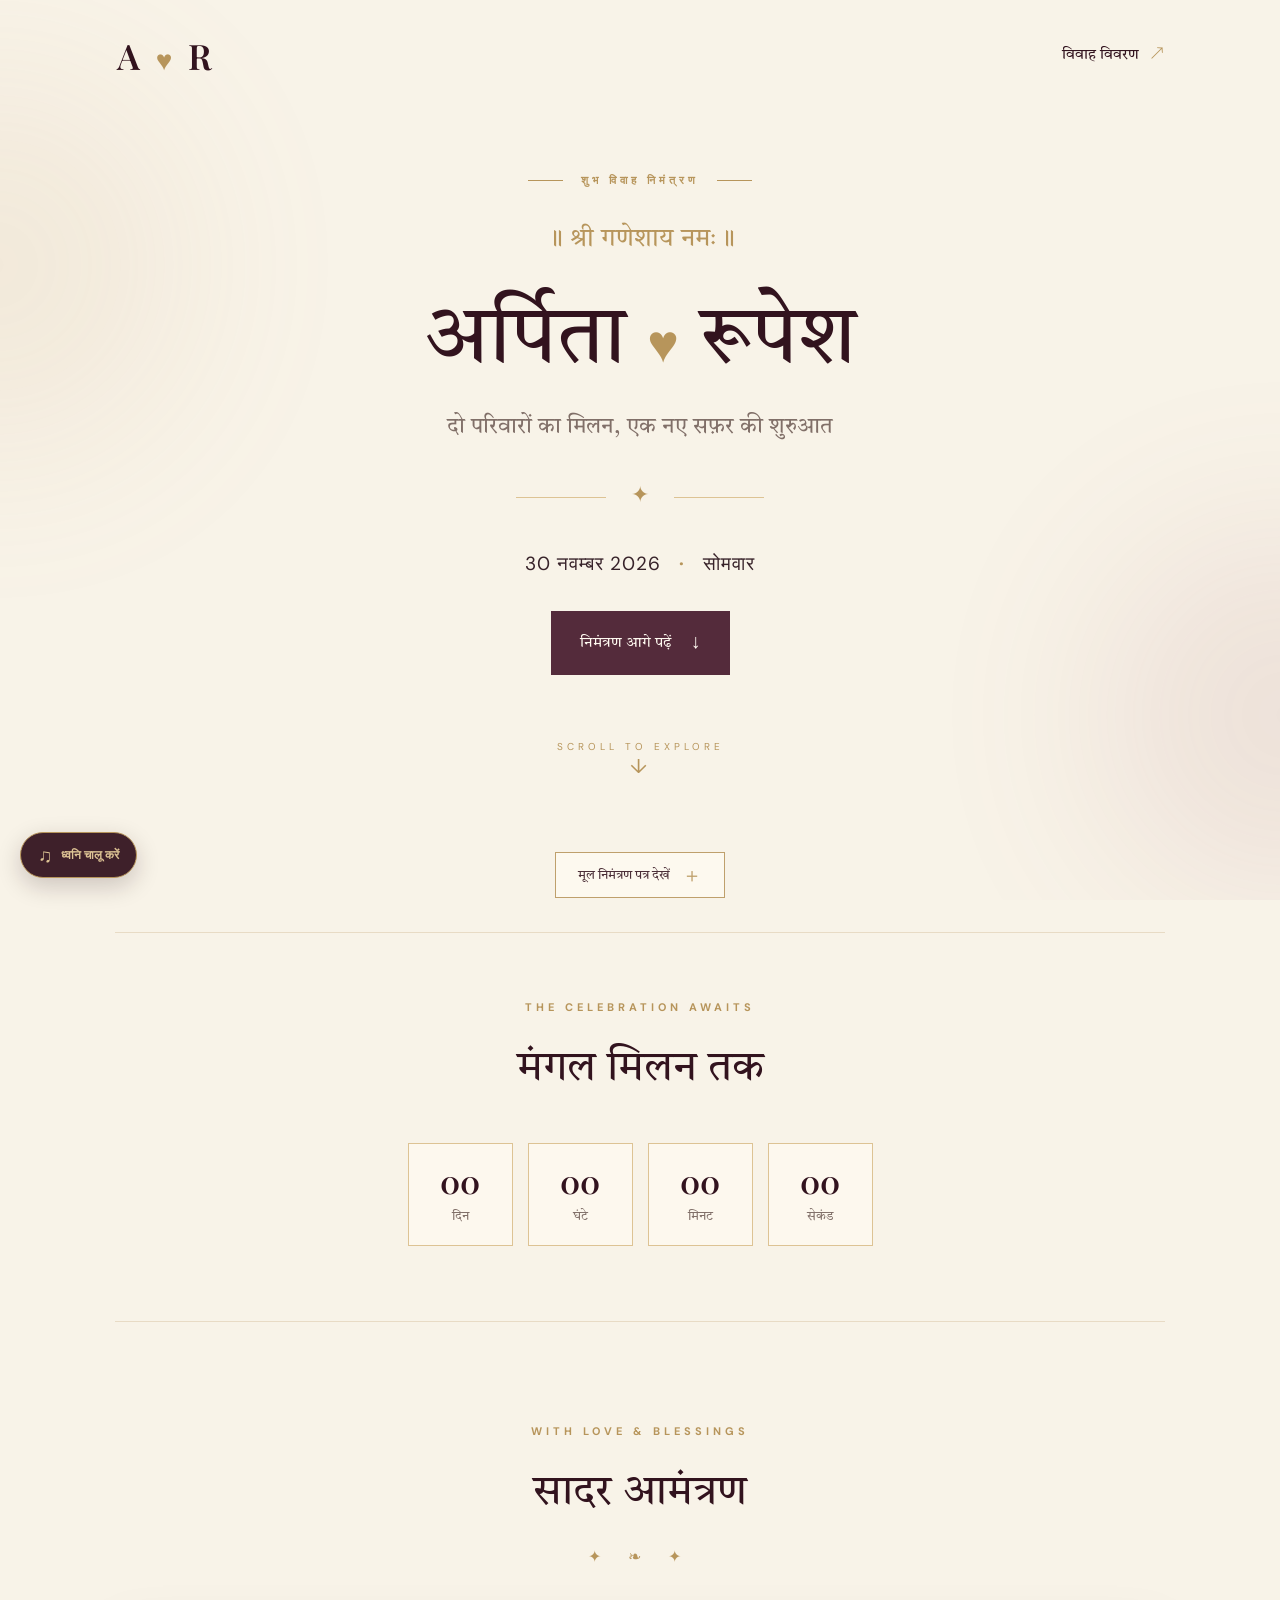
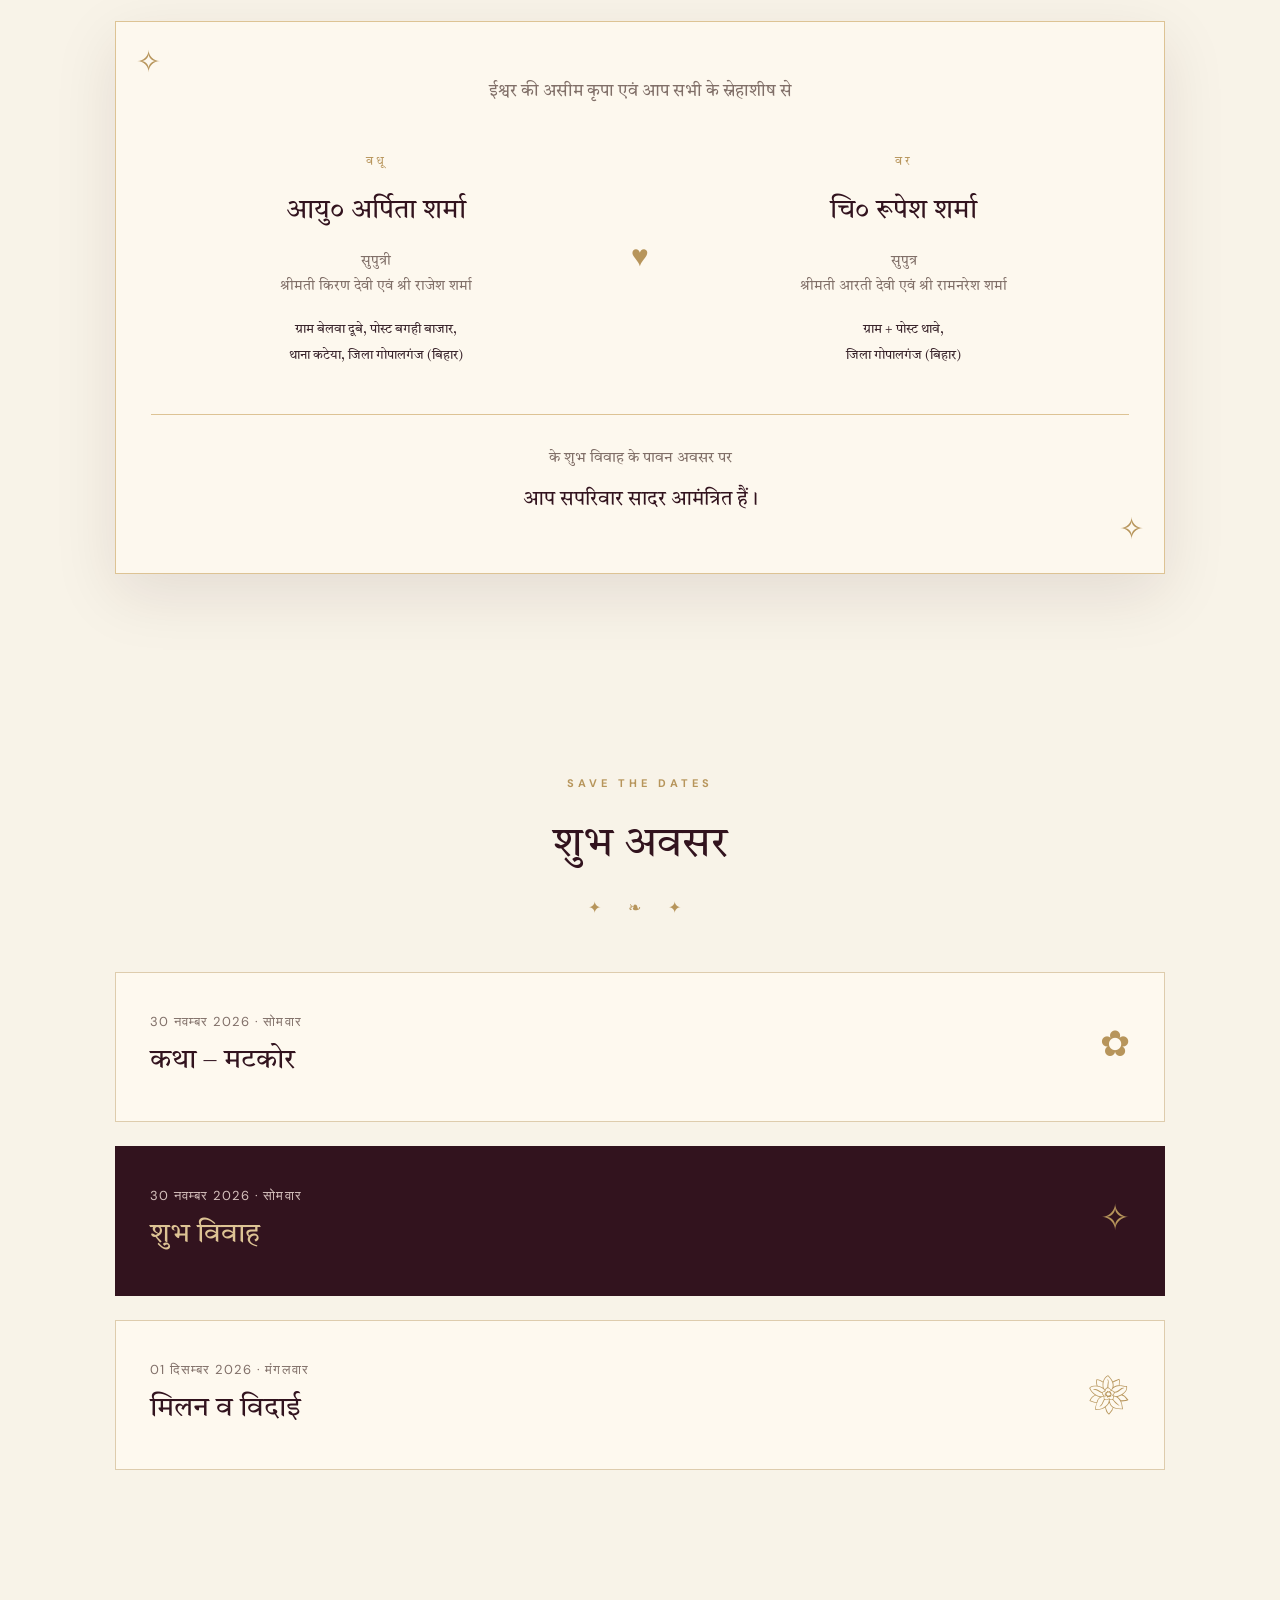
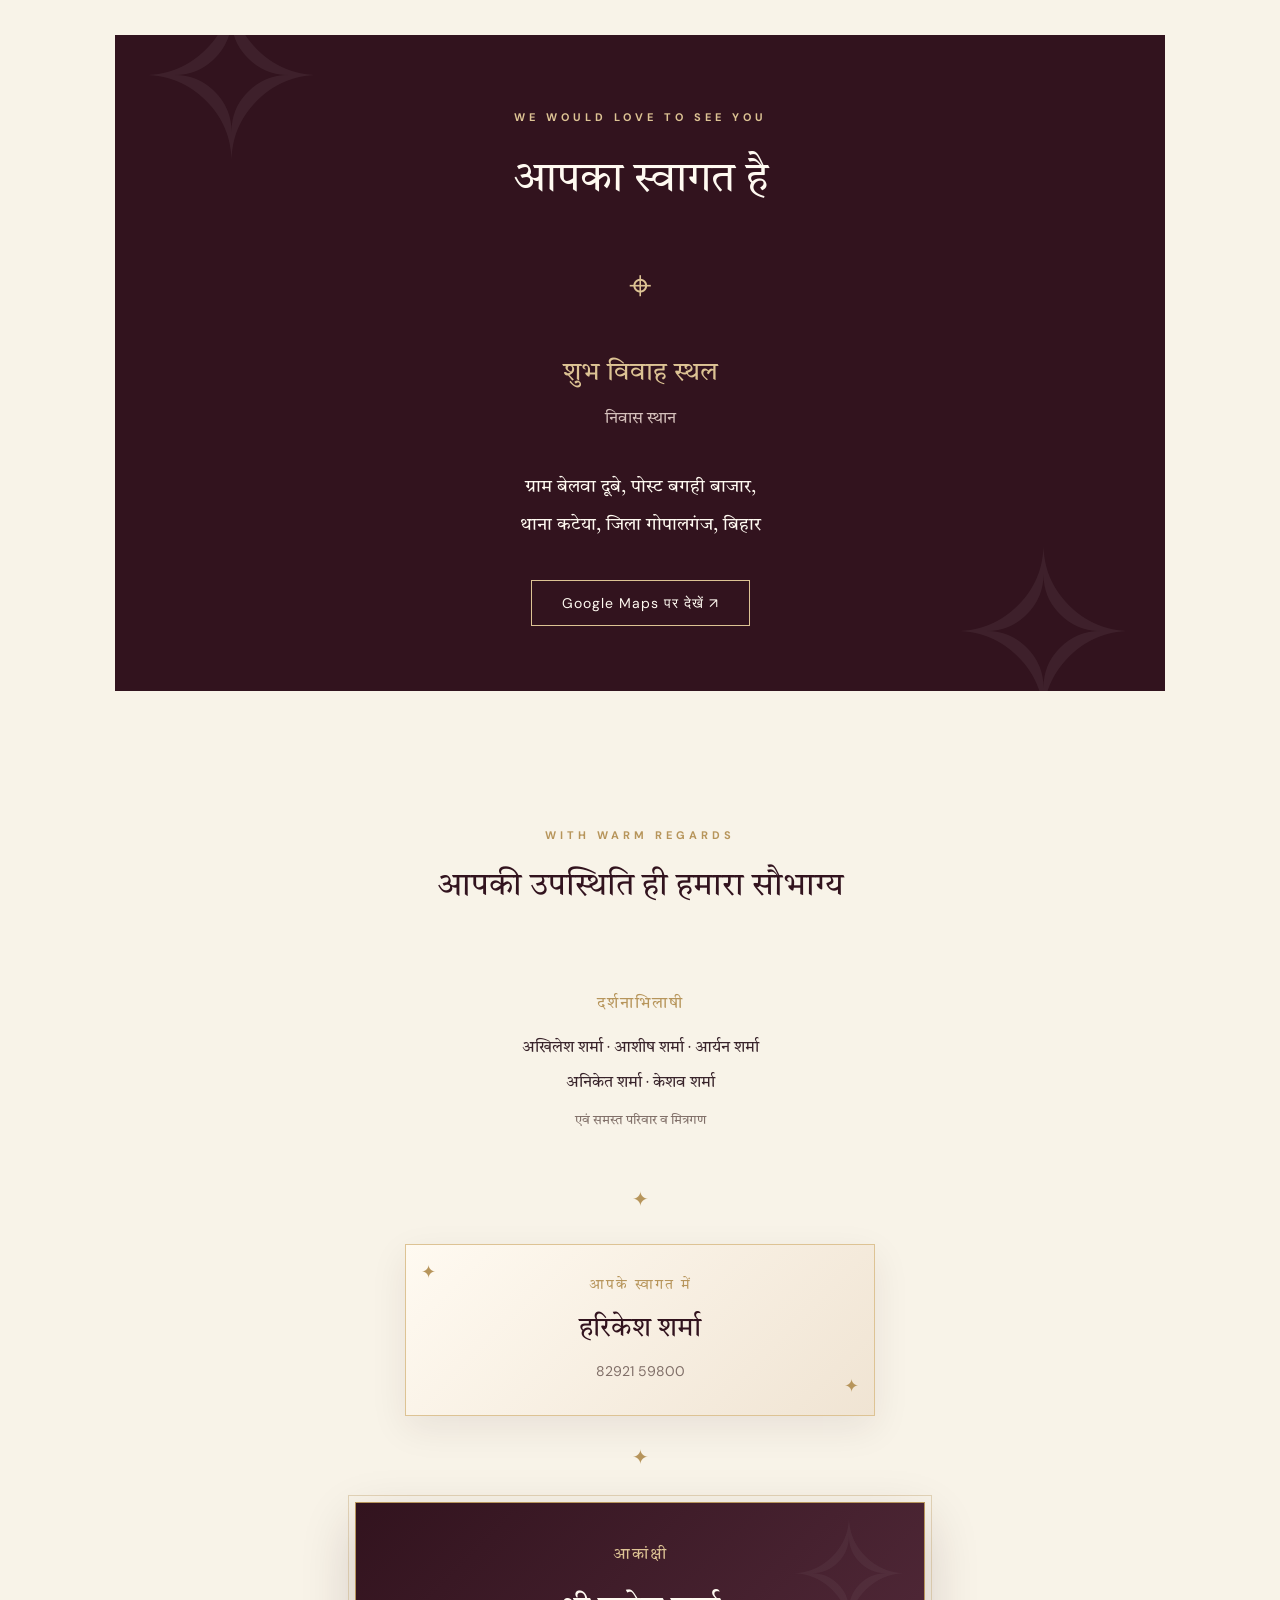
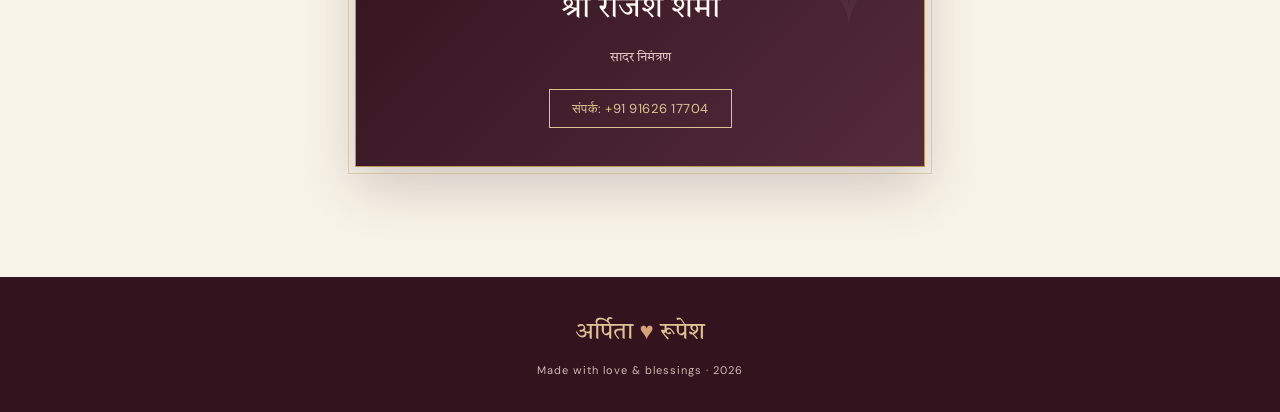
<file: index.html>
<!DOCTYPE html>
<html lang="hi">
<head>
  <meta charset="UTF-8">
  <meta name="viewport" content="width=device-width, initial-scale=1">
  <meta name="theme-color" content="#2a1018">
  <meta name="description" content="अर्पिता शर्मा और रूपेश शर्मा का शुभ विवाह निमंत्रण। विवाह समारोह 30 नवम्बर 2026 को ग्राम बेलवा दूबे, कटेया, गोपालगंज, बिहार में आयोजित है।">
  <meta name="robots" content="index, follow, max-image-preview:large">
  <meta name="author" content="श्री राजेश शर्मा एवं परिवार">
  <meta property="og:type" content="website">
  <meta property="og:locale" content="hi_IN">
  <meta property="og:site_name" content="अर्पिता ♥ रूपेश | शुभ विवाह">
  <meta property="og:title" content="अर्पिता ♥ रूपेश | शुभ विवाह निमंत्रण">
  <meta property="og:description" content="30 नवम्बर 2026 — अर्पिता और रूपेश के शुभ विवाह में सपरिवार सादर आमंत्रित हैं।">
  <meta property="og:url" content="https://invitation.ashish878905.workers.dev/">
  <meta property="og:image" content="https://invitation.ashish878905.workers.dev/assets/images/invitation-cover.jpg">
  <meta name="twitter:card" content="summary_large_image">
  <link rel="canonical" href="https://invitation.ashish878905.workers.dev/">
  <title>अर्पिता ♥ रूपेश | शुभ विवाह निमंत्रण 2026, गोपालगंज</title>

  <link rel="preconnect" href="https://fonts.googleapis.com">
  <link rel="preconnect" href="https://fonts.gstatic.com" crossorigin>
  <link href="https://fonts.googleapis.com/css2?family=DM+Sans:wght@400;500;600;700&family=Playfair+Display:wght@500;600;700&family=Tiro+Devanagari+Hindi:ital@0;1&display=swap" rel="stylesheet">

  <link rel="stylesheet" href="style.css">
</head>

<body>

  <div class="ambient" aria-hidden="true">
    <span class="petal p1"></span>
    <span class="petal p2"></span>
    <span class="petal p3"></span>
    <span class="petal p4"></span>
    <span class="petal p5"></span>
    <span class="petal p6"></span>
    <span class="glow glow-one"></span>
    <span class="glow glow-two"></span>
  </div>

  <header class="topbar">
    <a class="brand" href="#home">A <span>♥</span> R</a>
    <a class="nav-link" href="#events">विवाह विवरण <span>↗</span></a>
  </header>

  <main>

    <!-- HERO -->
    <section class="hero section-wrap" id="home">

      <div class="hero-copy reveal">
        <p class="eyebrow">
          <span></span> शुभ विवाह निमंत्रण <span></span>
        </p>

        <p class="invite-line">॥ श्री गणेशाय नमः ॥</p>

        <h1>अर्पिता <i>♥</i> रूपेश</h1>

        <p class="hero-subtitle">
          दो परिवारों का मिलन, एक नए सफ़र की शुरुआत
        </p>

        <div class="hero-rule"><span>✦</span></div>

        <p class="hero-date">
          30 नवम्बर 2026 <b>·</b> सोमवार
        </p>

        <a class="primary-link" href="#countdown">
          निमंत्रण आगे पढ़ें <span>↓</span>
        </a>

      </div>

      <div class="scroll-cue">
        SCROLL TO EXPLORE <span>↓</span>
      </div>

    </section>

    <section class="original-card-section section-wrap" aria-label="मूल विवाह निमंत्रण पत्र">
      <button class="card-toggle" id="cardToggle" type="button"
              aria-expanded="false" aria-controls="originalCardViewer">
        मूल निमंत्रण पत्र देखें <span>＋</span>
      </button>

      <div class="original-card-viewer" id="originalCardViewer" hidden>
        <figure class="original-card-page">
          <img src="assets/images/invitation-cover.jpg"
               alt="अर्पिता और रूपेश के विवाह निमंत्रण पत्र का मुखपृष्ठ"
               loading="lazy">
        </figure>
        <figure class="original-card-page">
          <img src="assets/images/invitation-inside.jpg"
               alt="विवाह कार्यक्रम और परिवार के विवरण वाला मूल निमंत्रण पत्र"
               loading="lazy">
        </figure>
      </div>
    </section>

    <!-- COUNTDOWN -->
    <section class="countdown-section section-wrap reveal" id="countdown">
      <p class="eyebrow">THE CELEBRATION AWAITS</p>
      <h2>मंगल मिलन तक</h2>

      <div class="countdown">
        <div><strong id="days">--</strong><span>दिन</span></div>
        <div><strong id="hours">--</strong><span>घंटे</span></div>
        <div><strong id="minutes">--</strong><span>मिनट</span></div>
        <div><strong id="seconds">--</strong><span>सेकंड</span></div>
      </div>
    </section>

    <!-- INVITATION -->
    <section class="invitation section-wrap reveal" id="details">

      <div class="section-heading">
        <p class="eyebrow">WITH LOVE & BLESSINGS</p>
        <h2>सादर आमंत्रण</h2>
        <div class="ornament">✦ ❧ ✦</div>
      </div>

      <div class="invitation-card">

        <p class="invitation-intro">
          ईश्वर की असीम कृपा एवं आप सभी के स्नेहाशीष से
        </p>

        <div class="names-grid">

          <div class="person">
            <span class="person-label">वधू</span>
            <h3>आयु० अर्पिता शर्मा</h3>
            <p>सुपुत्री</p>
            <p>श्रीमती किरण देवी एवं श्री राजेश शर्मा</p>
            <small>
              ग्राम बेलवा दूबे, पोस्ट बगही बाजार,<br>
              थाना कटेया, जिला गोपालगंज (बिहार)
            </small>
          </div>

          <div class="ampersand">♥</div>

          <div class="person">
            <span class="person-label">वर</span>
            <h3>चि० रूपेश शर्मा</h3>
            <p>सुपुत्र</p>
            <p>श्रीमती आरती देवी एवं श्री रामनरेश शर्मा</p>
            <small>
              ग्राम + पोस्ट थावे,<br>
              जिला गोपालगंज (बिहार)
            </small>
          </div>

        </div>

        <div class="wedding-announcement">
          <span>के शुभ विवाह के पावन अवसर पर</span>
          <strong>आप सपरिवार सादर आमंत्रित हैं।</strong>
        </div>

      </div>
    </section>

    <!-- EVENTS -->
    <section class="events section-wrap reveal" id="events">

      <div class="section-heading">
        <p class="eyebrow">SAVE THE DATES</p>
        <h2>शुभ अवसर</h2>
        <div class="ornament">✦ ❧ ✦</div>
      </div>

      <div class="event-list">

        <article class="event-card">
          <div>
            <p class="event-date">30 नवम्बर 2026 · सोमवार</p>
            <h3>कथा – मटकोर</h3>
          </div>
          <span class="event-flower">✿</span>
        </article>

        <article class="event-card featured">
          <div>
            <p class="event-date">30 नवम्बर 2026 · सोमवार</p>
            <h3>शुभ विवाह</h3>
          </div>
          <span class="event-flower">✧</span>
        </article>

        <article class="event-card">
          <div>
            <p class="event-date">01 दिसम्बर 2026 · मंगलवार</p>
            <h3>मिलन व विदाई</h3>
          </div>
          <span class="event-flower">❀</span>
        </article>

      </div>
    </section>

    <!-- VENUE -->
    <section class="venue section-wrap reveal">

      <div class="venue-card">
        <p class="eyebrow">WE WOULD LOVE TO SEE YOU</p>
        <h2>आपका स्वागत है</h2>

        <div class="venue-icon">⌖</div>

        <h3>शुभ विवाह स्थल</h3>
        <p>निवास स्थान</p>

        <address>
          ग्राम बेलवा दूबे, पोस्ट बगही बाजार,<br>
          थाना कटेया, जिला गोपालगंज, बिहार
        </address>

        <a class="outline-link"
           href="https://maps.app.goo.gl/tQcG1TPiXhBcCSHV8?g_st=ac">
          Google Maps पर देखें ↗
        </a>
      </div>

    </section>

    <!-- FAMILY -->
    <section class="family section-wrap reveal">

      <p class="eyebrow">WITH WARM REGARDS</p>

      <h2>आपकी उपस्थिति ही हमारा सौभाग्य</h2>

      <div class="darshan-block">
        <p class="family-copy">दर्शनाभिलाषी</p>
        <p class="family-names">
          अखिलेश शर्मा · आशीष शर्मा · आर्यन शर्मा<br>
          अनिकेत शर्मा · केशव शर्मा
        </p>
        <p class="family-small">एवं समस्त परिवार व मित्रगण</p>
      </div>

      <div class="family-divider">✦</div>

      <!-- WELCOME HOST -->
      <div class="host-highlight">
        <span class="host-label">आपके स्वागत में</span>
        <h3>हरिकेश शर्मा</h3>
        <a href="tel:+918292159800">82921 59800</a>
      </div>

      <div class="family-divider">✦</div>

      <!-- INVITING FAMILY -->
      <div class="aspirant-highlight">
        <p class="family-copy">आकांक्षी</p>
        <h3>श्री राजेश शर्मा</h3>
        <p class="family-small">सादर निमंत्रण</p>
        <a class="contact-link" href="tel:+919162617704">
          संपर्क: +91 91626 17704
        </a>
      </div>

    </section>

  </main>

  <footer>
    <span>अर्पिता <i>♥</i> रूपेश</span>
    <small>Made with love & blessings · 2026</small>
  </footer>


  <!-- BACKGROUND WEDDING MUSIC -->
  <audio id="weddingMusic" src="assets/audio/wedding-music.m4a"
         autoplay loop preload="auto" playsinline></audio>
  <button class="music-toggle" id="musicToggle" type="button"
          aria-label="ध्वनि चालू करें" aria-pressed="false">
    <span aria-hidden="true">♫</span>
    <span id="musicToggleLabel">ध्वनि चालू करें</span>
  </button>

  <button class="back-top" id="backTop" aria-label="Back to top">
    ↑
  </button>

  <script src="script.js"></script>

</body>
</html>
</file>
<file: style.css>
/* =========================================
   ARPITA & RUPESH — WEDDING INVITATION
   Premium ivory • Burgundy • Antique gold
========================================= */

:root {
  --cream: #f8f3e8;
  --cream-dark: #eee4d4;
  --burgundy: #32131e;
  --burgundy-light: #542b3b;
  --gold: #b7955b;
  --gold-light: #ddc394;
  --text: #38232a;
  --muted: #806f68;
  --white: #fffaf1;
  --shadow: 0 20px 60px rgba(53, 24, 34, .10);
}

* {
  margin: 0;
  padding: 0;
  box-sizing: border-box;
}

html {
  scroll-behavior: smooth;
  scroll-padding-top: 28px;
}

body {
  background: var(--cream);
  color: var(--text);
  font-family: "Tiro Devanagari Hindi", serif;
  overflow-x: hidden;
  line-height: 1.8;
}

a {
  color: inherit;
  text-decoration: none;
}

img {
  display: block;
  max-width: 100%;
}

button,
a {
  -webkit-tap-highlight-color: transparent;
}

/* BACKGROUND */

.ambient {
  position: fixed;
  inset: 0;
  overflow: hidden;
  pointer-events: none;
  z-index: -1;
}

.petal {
  position: absolute;
  top: -12vh;
  width: 13px;
  height: 24px;
  background: linear-gradient(145deg, #e8c5ad, #c98e79);
  border-radius: 100% 0 100% 0;
  opacity: .48;
  animation: petalFall 9s linear infinite;
  will-change: transform;
}

.p1 { left: 8%; animation-delay: -1s; animation-duration: 9s; }
.p2 { left: 25%; animation-delay: -6s; animation-duration: 12s; }
.p3 { left: 45%; animation-delay: -3s; animation-duration: 10s; }
.p4 { left: 63%; animation-delay: -8s; animation-duration: 11s; }
.p5 { left: 82%; animation-delay: -5s; animation-duration: 13s; }
.p6 { left: 94%; animation-delay: -2s; animation-duration: 8s; }

.glow {
  position: absolute;
  width: 350px;
  height: 350px;
  border-radius: 50%;
  filter: blur(100px);
  opacity: .12;
}

.glow-one {
  top: 10%;
  left: -180px;
  background: #c69b6b;
}

.glow-two {
  top: 60%;
  right: -180px;
  background: #9c5363;
}

@keyframes petalFall {
  0% { transform: translate3d(0, -15vh, 0) rotate(0deg); }
  25% { transform: translate3d(18px, 25vh, 0) rotate(90deg); }
  50% { transform: translate3d(-12px, 55vh, 0) rotate(190deg); }
  75% { transform: translate3d(20px, 85vh, 0) rotate(270deg); }
  100% { transform: translate3d(-8px, 120vh, 0) rotate(360deg); }
}

/* HEADER */

.topbar {
  width: 100%;
  max-width: 1200px;
  margin: auto;
  padding: 24px 6%;
  display: flex;
  justify-content: space-between;
  align-items: center;
}

.brand {
  font-family: "Playfair Display", serif;
  font-size: 35px;
  font-weight: 600;
  letter-spacing: 4px;
  color: var(--burgundy);
}

.brand span {
  color: var(--gold);
  font-size: 28px;
}

.nav-link {
  font-size: 15px;
  color: var(--burgundy);
  transition: color .3s ease;
}

.nav-link span {
  color: var(--gold);
  margin-left: 8px;
}

.nav-link:hover {
  color: var(--gold);
}

/* COMMON LAYOUT */

.section-wrap {
  width: min(100% - 40px, 1050px);
  margin: 0 auto;
  padding: 100px 0;
}

.section-heading {
  text-align: center;
  margin-bottom: 48px;
}

.eyebrow {
  color: var(--gold);
  font-family: "DM Sans", sans-serif;
  font-size: 11px;
  font-weight: 700;
  letter-spacing: 4px;
  text-transform: uppercase;
  margin-bottom: 14px;
}

.section-heading h2,
.countdown-section h2,
.venue-card h2 {
  font-size: clamp(28px, 4vw, 42px);
  font-weight: 400;
  color: var(--burgundy);
}

.ornament {
  color: var(--gold);
  letter-spacing: 12px;
  margin-top: 12px;
}

/* HERO */

.hero {
  min-height: 650px;
  padding-top: 60px;
  padding-bottom: 65px;
  display: flex;
  flex-direction: column;
  align-items: center;
  text-align: center;
}

.hero-copy {
  width: 100%;
}

.hero .eyebrow {
  display: flex;
  align-items: center;
  justify-content: center;
  gap: 18px;
}

.hero .eyebrow span {
  display: inline-block;
  width: 35px;
  height: 1px;
  background: var(--gold);
}

.invite-line {
  font-size: 25px;
  color: var(--gold);
  margin: 26px 0 18px;
}

.hero h1 {
  font-size: clamp(43px, 8vw, 82px);
  line-height: 1.5;
  font-weight: 400;
  color: var(--burgundy);
}

.hero h1 i {
  color: var(--gold);
  font-size: .65em;
  font-style: normal;
  display: inline-block;
  animation: heartBeat 2.2s infinite;
}

@keyframes heartBeat {
  0%, 100% { transform: scale(1); }
  10% { transform: scale(1.16); }
  20% { transform: scale(1); }
  30% { transform: scale(1.10); }
}

.hero-subtitle {
  font-size: clamp(15px, 3vw, 22px);
  color: var(--muted);
  margin-top: 5px;
}

.hero-rule {
  color: var(--gold);
  margin: 30px auto;
  display: flex;
  align-items: center;
  justify-content: center;
  gap: 25px;
}

.hero-rule::before,
.hero-rule::after {
  content: "";
  width: 90px;
  height: 1px;
  background: var(--gold-light);
}

.hero-rule span {
  font-size: 22px;
}

.hero-date {
  font-family: "DM Sans", sans-serif;
  font-size: 19px;
  letter-spacing: 1px;
  margin-bottom: 30px;
}

.hero-date b {
  color: var(--gold);
  padding: 0 12px;
}

.primary-link {
  display: inline-flex;
  gap: 20px;
  align-items: center;
  background: var(--burgundy-light);
  color: var(--white);
  padding: 13px 28px;
  font-size: 15px;
  border: 1px solid var(--burgundy-light);
  transition: all .3s ease;
}

.primary-link:hover {
  background: var(--burgundy);
  transform: translateY(-4px);
  box-shadow: var(--shadow);
}

.primary-link span {
  font-size: 20px;
}

/* ORIGINAL WEDDING CARD TOGGLE */

.card-toggle {
  display: inline-flex;
  align-items: center;
  justify-content: center;
  gap: 12px;
  margin-top: 16px;
  padding: 12px 22px;
  border: 1px solid var(--gold);
  background: rgba(255, 250, 241, .82);
  color: var(--burgundy);
  font: 14px "Tiro Devanagari Hindi", serif;
  cursor: pointer;
  transition: background .25s ease, color .25s ease, transform .25s ease;
  touch-action: manipulation;
}

.card-toggle:hover {
  background: var(--burgundy-light);
  color: var(--white);
  transform: translateY(-2px);
}

.card-toggle span {
  color: var(--gold);
  font: 20px "DM Sans", sans-serif;
  line-height: 1;
}

.original-card-viewer {
  width: min(100%, 760px);
  margin: 26px auto 0;
  display: grid;
  gap: 22px;
}

.original-card-viewer[hidden] {
  display: none !important;
}

.original-card-page {
  margin: 0;
  padding: 12px;
  background: var(--white);
  border: 1px solid var(--gold-light);
  box-shadow: var(--shadow);
}

.original-card-page figcaption {
  padding: 5px 8px 12px;
  color: var(--gold);
  font-size: 14px;
  letter-spacing: 1px;
}

.original-card-page img {
  display: block;
  width: 100%;
  max-height: 78vh;
  object-fit: contain;
  background: var(--cream-dark);
}

.hero-photo {
  width: min(100%, 620px);
  margin-top: 75px;
}

.photo-frame {
  position: relative;
  padding: 12px;
  background: var(--white);
  border: 1px solid var(--gold-light);
  box-shadow: var(--shadow);
  transform: rotate(-1deg);
  transition: transform .5s ease;
}

.photo-frame:hover {
  transform: rotate(0) scale(1.015);
}

.photo-frame img {
  width: 100%;
  max-height: 720px;
  object-fit: cover;
  object-position: center 25%;
}

.frame-corner {
  position: absolute;
  width: 45px;
  height: 45px;
  border-color: var(--burgundy);
  border-style: solid;
}

.corner-tl {
  top: -9px;
  left: -9px;
  border-width: 2px 0 0 2px;
}

.corner-br {
  bottom: -9px;
  right: -9px;
  border-width: 0 2px 2px 0;
}

.photo-note {
  color: var(--muted);
  font-family: "Playfair Display", serif;
  font-style: italic;
  margin-top: 18px;
}

.scroll-cue {
  margin-top: 65px;
  color: var(--gold);
  font: 10px "DM Sans", sans-serif;
  letter-spacing: 4px;
}

.scroll-cue span {
  display: block;
  font-size: 20px;
  animation: arrowDown 1.5s infinite;
}

@keyframes arrowDown {
  0%, 100% { transform: translateY(0); }
  50% { transform: translateY(8px); }
}

/* COUNTDOWN */

.countdown-section {
  text-align: center;
  padding-top: 65px;
  padding-bottom: 75px;
  border-top: 1px solid rgba(183, 149, 91, .25);
  border-bottom: 1px solid rgba(183, 149, 91, .25);
}

.countdown-section h2 {
  margin-bottom: 35px;
}

.countdown {
  display: flex;
  justify-content: center;
  gap: 15px;
  flex-wrap: wrap;
}

.countdown div {
  width: 105px;
  padding: 15px 8px;
  border: 1px solid var(--gold-light);
  background: rgba(255, 250, 241, .65);
}

.countdown strong {
  display: block;
  color: var(--burgundy);
  font: 600 32px "Playfair Display", serif;
}

.countdown span {
  color: var(--muted);
  font-size: 13px;
}

/* INVITATION */

.invitation-card {
  padding: 55px 35px;
  background: rgba(255, 250, 241, .75);
  border: 1px solid var(--gold-light);
  box-shadow: var(--shadow);
  text-align: center;
  position: relative;
}

.invitation-card::before,
.invitation-card::after {
  content: "✧";
  position: absolute;
  color: var(--gold);
  font-size: 30px;
}

.invitation-card::before {
  top: 15px;
  left: 20px;
}

.invitation-card::after {
  bottom: 15px;
  right: 20px;
}

.invitation-intro {
  color: var(--muted);
  font-size: 17px;
  margin-bottom: 40px;
}

.names-grid {
  display: grid;
  grid-template-columns: 1fr auto 1fr;
  align-items: center;
  gap: 30px;
}

.person-label {
  font-size: 12px;
  letter-spacing: 3px;
  color: var(--gold);
}

.person h3 {
  font-size: 27px;
  font-weight: 400;
  color: var(--burgundy);
  margin: 12px 0;
}

.person p {
  color: var(--muted);
  font-size: 14px;
}

.person small {
  display: block;
  margin-top: 18px;
  font-size: 13px;
  color: var(--text);
  line-height: 2;
}

.ampersand {
  font-size: 30px;
  color: var(--gold);
}

.wedding-announcement {
  border-top: 1px solid var(--gold-light);
  margin-top: 45px;
  padding-top: 30px;
  display: flex;
  flex-direction: column;
  gap: 10px;
}

.wedding-announcement span {
  color: var(--muted);
  font-size: 15px;
}

.wedding-announcement strong {
  color: var(--burgundy);
  font-size: 20px;
  font-weight: 400;
}

/* EVENTS */

.event-list {
  display: grid;
  gap: 24px;
}

.event-card {
  display: flex;
  align-items: center;
  gap: 25px;
  min-height: 150px;
  padding: 38px 34px;
  background: rgba(255, 250, 241, .8);
  border: 1px solid rgba(183, 149, 91, .45);
  transition: transform .3s ease, box-shadow .3s ease;
}

.event-card:hover {
  transform: translateX(7px);
  box-shadow: var(--shadow);
}

.event-number {
  font: 500 27px "Playfair Display", serif;
  color: var(--gold);
}

.event-date {
  font: 13px "DM Sans", sans-serif;
  letter-spacing: 1.2px;
  color: var(--muted);
  margin-bottom: 10px;
}

.event-card h3 {
  font-size: 28px;
  line-height: 1.5;
  font-weight: 400;
  color: var(--burgundy);
}

.event-flower {
  margin-left: auto;
  flex-shrink: 0;
  font-size: 36px;
  color: var(--gold);
}

.event-card.featured {
  background: var(--burgundy);
  border-color: var(--burgundy);
}

.event-card.featured h3 {
  color: var(--gold-light);
}

.event-card.featured .event-date {
  color: #d6c1bd;
}

/* VIDEO */

.film-frame {
  padding: 12px;
  border: 1px solid var(--gold-light);
  background: var(--white);
  box-shadow: var(--shadow);
}

.film-frame video {
  display: block;
  width: 100%;
  max-height: 650px;
  background: #180b10;
}

.film-caption {
  display: block;
  text-align: center;
  padding: 15px 5px 5px;
  font: italic 14px "Playfair Display", serif;
  color: var(--muted);
}

/* GALLERY */

.gallery-grid {
  display: grid;
  grid-template-columns: 1.15fr .85fr;
  gap: 22px;
  align-items: start;
}

.gallery-grid figure {
  padding: 10px;
  background: var(--white);
  border: 1px solid var(--gold-light);
  box-shadow: var(--shadow);
  transition: transform .4s ease;
}

.gallery-grid figure:hover {
  transform: translateY(-7px);
}

.gallery-grid img {
  width: 100%;
  height: 340px;
  object-fit: cover;
}

.gallery-grid .gallery-large img {
  height: 480px;
}

.gallery-grid figcaption {
  text-align: center;
  font: italic 14px "Playfair Display", serif;
  color: var(--muted);
  padding: 12px 5px 5px;
}

/* VENUE */

.venue {
  padding-top: 65px;
  padding-bottom: 80px;
}

.venue-card {
  text-align: center;
  padding: 65px 30px;
  background: var(--burgundy);
  color: var(--white);
  position: relative;
  overflow: hidden;
}

.venue-card::before,
.venue-card::after {
  content: "✧";
  position: absolute;
  color: rgba(255, 255, 255, .06);
  font-size: 230px;
  line-height: 1;
  pointer-events: none;
}

.venue-card::before {
  top: -50px;
  left: 20px;
}

.venue-card::after {
  bottom: -80px;
  right: 25px;
}

.venue-card .eyebrow {
  color: var(--gold-light);
}

.venue-card h2 {
  color: var(--white);
  margin: 15px 0 35px;
}

.venue-icon {
  font-size: 40px;
  color: var(--gold-light);
  margin-bottom: 25px;
}

.venue-card h3 {
  font-size: 26px;
  font-weight: 400;
  color: var(--gold-light);
}

.venue-card p {
  color: #d5c1bc;
  margin-top: 8px;
}

.venue-card address {
  font-style: normal;
  font-size: 18px;
  line-height: 2.1;
  margin: 35px 0;
}

.outline-link {
  display: inline-block;
  position: relative;
  z-index: 2;
  padding: 13px 30px;
  border: 1px solid var(--gold-light);
  color: var(--white);
  font: 14px "DM Sans", sans-serif;
  letter-spacing: 1px;
  transition: all .3s ease;
  cursor: pointer;
  pointer-events: auto;
  touch-action: manipulation;
  -webkit-tap-highlight-color: rgba(255, 255, 255, .18);
}

.outline-link:hover {
  background: var(--gold-light);
  color: var(--burgundy);
}

/* FAMILY */

.family {
  text-align: center;
  padding-top: 55px;
  padding-bottom: 110px;
}

.family > h2 {
  font-size: clamp(22px, 4vw, 32px);
  font-weight: 400;
  color: var(--burgundy);
  margin-bottom: 48px;
}

/* दर्शनाभिलाषी — subtle */

.darshan-block {
  padding: 25px 15px;
  max-width: 650px;
  margin: auto;
}

.family-copy {
  color: var(--gold);
  font-size: 16px;
  letter-spacing: 2px;
  margin-bottom: 12px;
}

.family-names {
  font-size: 16px;
  line-height: 2.2;
  color: var(--text);
}

.family-small {
  font-size: 13px;
  color: var(--muted);
  margin-top: 8px;
}

.family-divider {
  color: var(--gold);
  font-size: 20px;
  margin: 25px auto;
}

/* स्वागतकर्ता — medium highlight */

.host-highlight {
  max-width: 470px;
  margin: 0 auto;
  padding: 28px 22px;
  background: linear-gradient(135deg, #fffaf1, #f0e4d3);
  border: 1px solid var(--gold-light);
  box-shadow: 0 12px 35px rgba(53, 24, 34, .08);
  position: relative;
  animation: softGlow 4s ease-in-out infinite;
}

.host-highlight::before,
.host-highlight::after {
  content: "✦";
  position: absolute;
  color: var(--gold);
  font-size: 18px;
}

.host-highlight::before {
  top: 12px;
  left: 15px;
}

.host-highlight::after {
  bottom: 12px;
  right: 15px;
}

.host-label {
  display: block;
  font-size: 14px;
  color: var(--gold);
  letter-spacing: 2px;
  margin-bottom: 8px;
}

.host-highlight h3 {
  font-size: 27px;
  font-weight: 400;
  color: var(--burgundy);
}

.host-highlight a {
  display: inline-block;
  font: 14px "DM Sans", sans-serif;
  color: var(--muted);
  margin-top: 8px;
}

@keyframes softGlow {
  0%, 100% { box-shadow: 0 12px 35px rgba(53, 24, 34, .08); }
  50% { box-shadow: 0 15px 40px rgba(183, 149, 91, .18); }
}

/* आकांक्षी — strongest highlight */

.aspirant-highlight {
  max-width: 570px;
  margin: 0 auto;
  padding: 38px 25px;
  background: linear-gradient(135deg, #32131e, #542b3b);
  border: 1px solid var(--gold);
  outline: 1px solid rgba(183, 149, 91, .35);
  outline-offset: 6px;
  box-shadow: 0 20px 50px rgba(50, 19, 30, .19);
  position: relative;
  overflow: hidden;
}

.aspirant-highlight::before {
  content: "✧";
  position: absolute;
  top: -48px;
  right: 12px;
  font-size: 150px;
  color: rgba(255, 255, 255, .045);
}

.aspirant-highlight .family-copy {
  color: var(--gold-light);
}

.aspirant-highlight h3 {
  font-size: 31px;
  font-weight: 400;
  color: var(--white);
}

.aspirant-highlight .family-small {
  color: #ddc9c1;
}

.contact-link {
  display: inline-block;
  margin-top: 20px;
  padding: 10px 22px;
  border: 1px solid var(--gold-light);
  color: var(--gold-light);
  font: 13px "DM Sans", sans-serif;
  letter-spacing: .5px;
  transition: all .3s ease;
}

.contact-link:hover {
  background: var(--gold-light);
  color: var(--burgundy);
}

/* FOOTER */

footer {
  padding: 35px 20px;
  background: var(--burgundy);
  color: var(--white);
  text-align: center;
}

footer span {
  display: block;
  font-size: 24px;
  color: var(--gold-light);
}

footer i {
  color: #d6a078;
  font-style: normal;
}

footer small {
  display: block;
  font: 11px "DM Sans", sans-serif;
  color: #d0b9b5;
  margin-top: 8px;
  letter-spacing: 1px;
}

/* BACK TO TOP */

.back-top {
  position: fixed;
  right: 22px;
  bottom: 22px;
  width: 50px;
  height: 50px;
  border: 1px solid var(--gold);
  background: rgba(255, 250, 241, .95);
  color: var(--burgundy);
  font-size: 25px;
  cursor: pointer;
  z-index: 10;
  opacity: 0;
  visibility: hidden;
  transform: translateY(10px);
  transition: all .3s ease;
}

.back-top.show {
  opacity: 1;
  visibility: visible;
  transform: translateY(0);
}

/* REVEAL ANIMATIONS */

.reveal {
  opacity: 0;
  transform: translateY(35px);
  transition: opacity .9s ease, transform .9s ease;
}

.reveal.visible {
  opacity: 1;
  transform: translateY(0);
}

@media (prefers-reduced-motion: reduce) {
  *,
  *::before,
  *::after {
    animation-duration: .01ms !important;
    animation-iteration-count: 1 !important;
    scroll-behavior: auto !important;
    transition-duration: .01ms !important;
  }

  .reveal {
    opacity: 1;
    transform: none;
  }
}

/* RESPONSIVE */

@media (max-width: 650px) {

  .topbar {
    padding: 17px 22px;
  }

  .brand {
    font-size: 29px;
  }

  .nav-link {
    font-size: 13px;
  }

  .section-wrap {
    width: min(100% - 34px, 1050px);
    padding-top: 70px;
    padding-bottom: 70px;
  }

  .hero {
    padding-top: 45px;
    padding-bottom: 45px;
  }

  .hero h1 {
    font-size: clamp(39px, 10vw, 57px);
  }

  .hero-subtitle {
    font-size: 15px;
  }

  .hero-date {
    font-size: 16px;
  }

  .hero-photo {
    margin-top: 55px;
  }

  .photo-frame {
    padding: 8px;
  }

  .photo-frame img {
    max-height: 600px;
  }

  .countdown {
    gap: 9px;
  }

  .countdown div {
    width: 76px;
    padding: 12px 5px;
  }

  .countdown strong {
    font-size: 25px;
  }

  .invitation-card {
    padding: 45px 18px;
  }

  .names-grid {
    grid-template-columns: 1fr;
    gap: 22px;
  }

  .ampersand {
    font-size: 24px;
  }

  .person h3 {
    font-size: 23px;
  }

  .wedding-announcement strong {
    font-size: 17px;
  }

  .event-card {
    gap: 14px;
    min-height: 138px;
    padding: 28px 20px;
  }

  .event-card h3 {
    font-size: 23px;
    line-height: 1.5;
  }

  .event-date {
    font-size: 12px;
    letter-spacing: .8px;
  }

  .event-flower {
    font-size: 30px;
  }

  .gallery-grid {
    grid-template-columns: 1fr;
  }

  .gallery-grid img,
  .gallery-grid .gallery-large img {
    height: auto;
    max-height: 580px;
    object-fit: cover;
  }

  .venue-card {
    padding: 50px 18px;
  }

  .venue-card address {
    font-size: 15px;
  }

  .host-highlight {
    padding: 25px 15px;
  }

  .host-highlight h3 {
    font-size: 24px;
  }

  .aspirant-highlight {
    padding: 32px 15px;
  }

  .aspirant-highlight h3 {
    font-size: 27px;
  }

  .family-names {
    font-size: 14px;
  }

  .back-top {
    width: 43px;
    height: 43px;
    right: 14px;
    bottom: 16px;
  }
}


/* Original invitation card is a secondary section below the hero */
.original-card-section {
  display: flex;
  flex-direction: column;
  align-items: center;
  padding-top: 8px;
  padding-bottom: 34px;
}

.original-card-section .card-toggle {
  margin-top: 0;
  opacity: .88;
  font-size: 13px;
}

.original-card-section .original-card-viewer {
  width: min(100%, 760px);
  margin-top: 22px;
}

.original-card-page {
  padding: 8px;
}

.original-card-page img {
  border: 0;
}


/* BACKGROUND MUSIC MUTE / UNMUTE */
.music-toggle {
  position: fixed;
  left: 20px;
  bottom: 22px;
  z-index: 20;
  display: inline-flex;
  align-items: center;
  gap: 9px;
  min-height: 46px;
  padding: 0 17px;
  border: 1px solid var(--gold);
  border-radius: 999px;
  background: rgba(50, 19, 30, .94);
  color: var(--gold-light);
  box-shadow: 0 8px 24px rgba(35, 12, 20, .2);
  font: 600 12px "DM Sans", sans-serif;
  cursor: pointer;
  -webkit-tap-highlight-color: transparent;
}
.music-toggle > span:first-child {
  font-size: 19px;
  line-height: 1;
}
.music-toggle.is-playing > span:first-child {
  animation: musicPulse 1.4s ease-in-out infinite;
}
@keyframes musicPulse {
  0%, 100% { transform: scale(1); opacity: .8; }
  50% { transform: scale(1.2); opacity: 1; }
}
@media (max-width: 650px) {
  .music-toggle {
    left: 13px;
    bottom: 16px;
    min-height: 43px;
    padding: 0 14px;
  }
}
</file>
